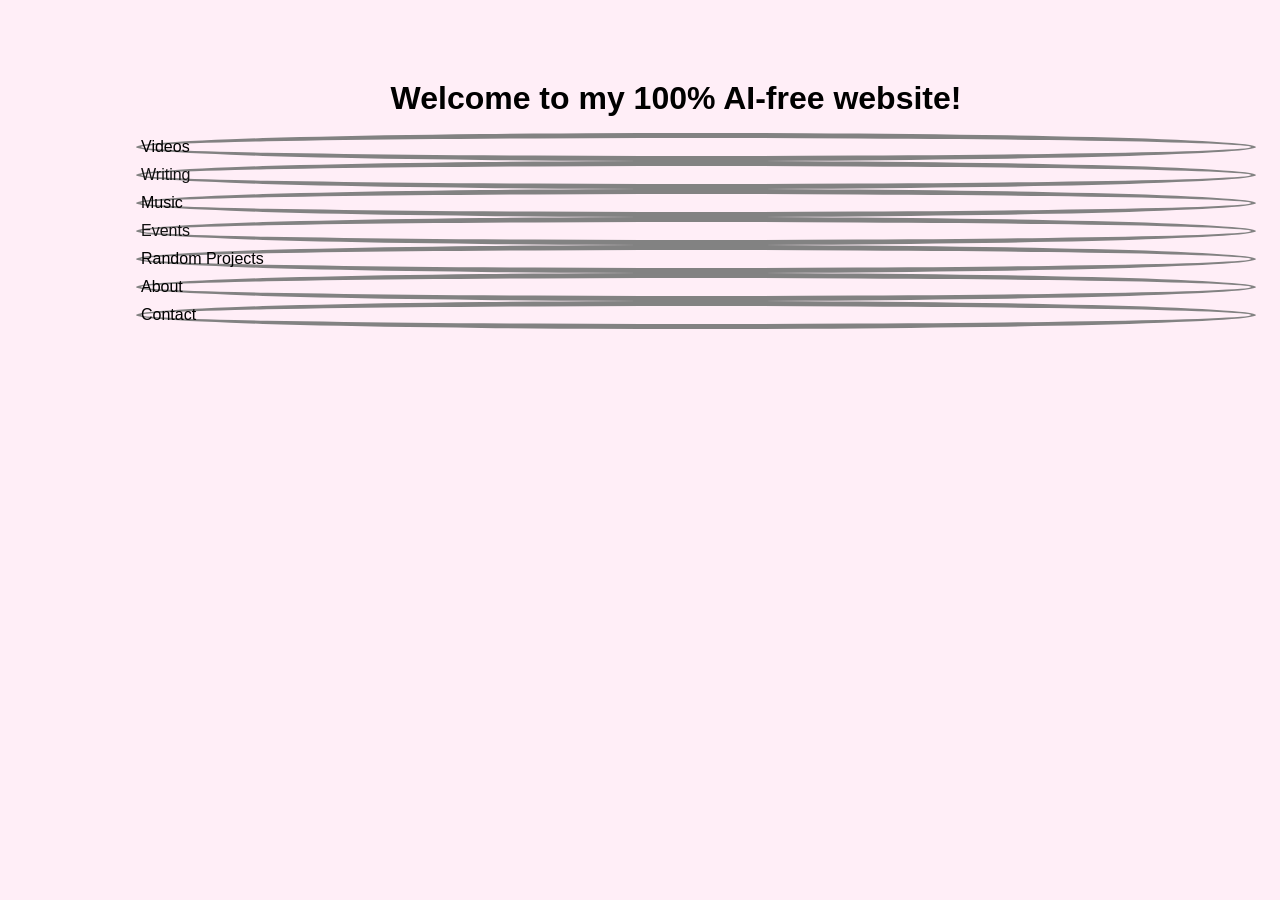
<file: index.html>
<!DOCTYPE html>
<html>
  <head>
    <title>God's Playground</title>

    <link rel="stylesheet" href="styles/general.css">
    <link rel="stylesheet" href="styles/header.css">
  </head>
  <body>
    <h1>Welcome to my 100% AI-free website!</h1>
    
    <ul>
      <li>Videos</li>
      <li><a href="https://medium.com/@deaurevoir" target="_blank">Writing</a></li>
      <li>Music</li>
      <li><a href="pages/cos/about.html" target="_self">Events</a></li>
      <li>Random Projects</li>
      <li>About</li>
      <li>Contact</li>
    </ul>

   
  </body>
</html>
</file>
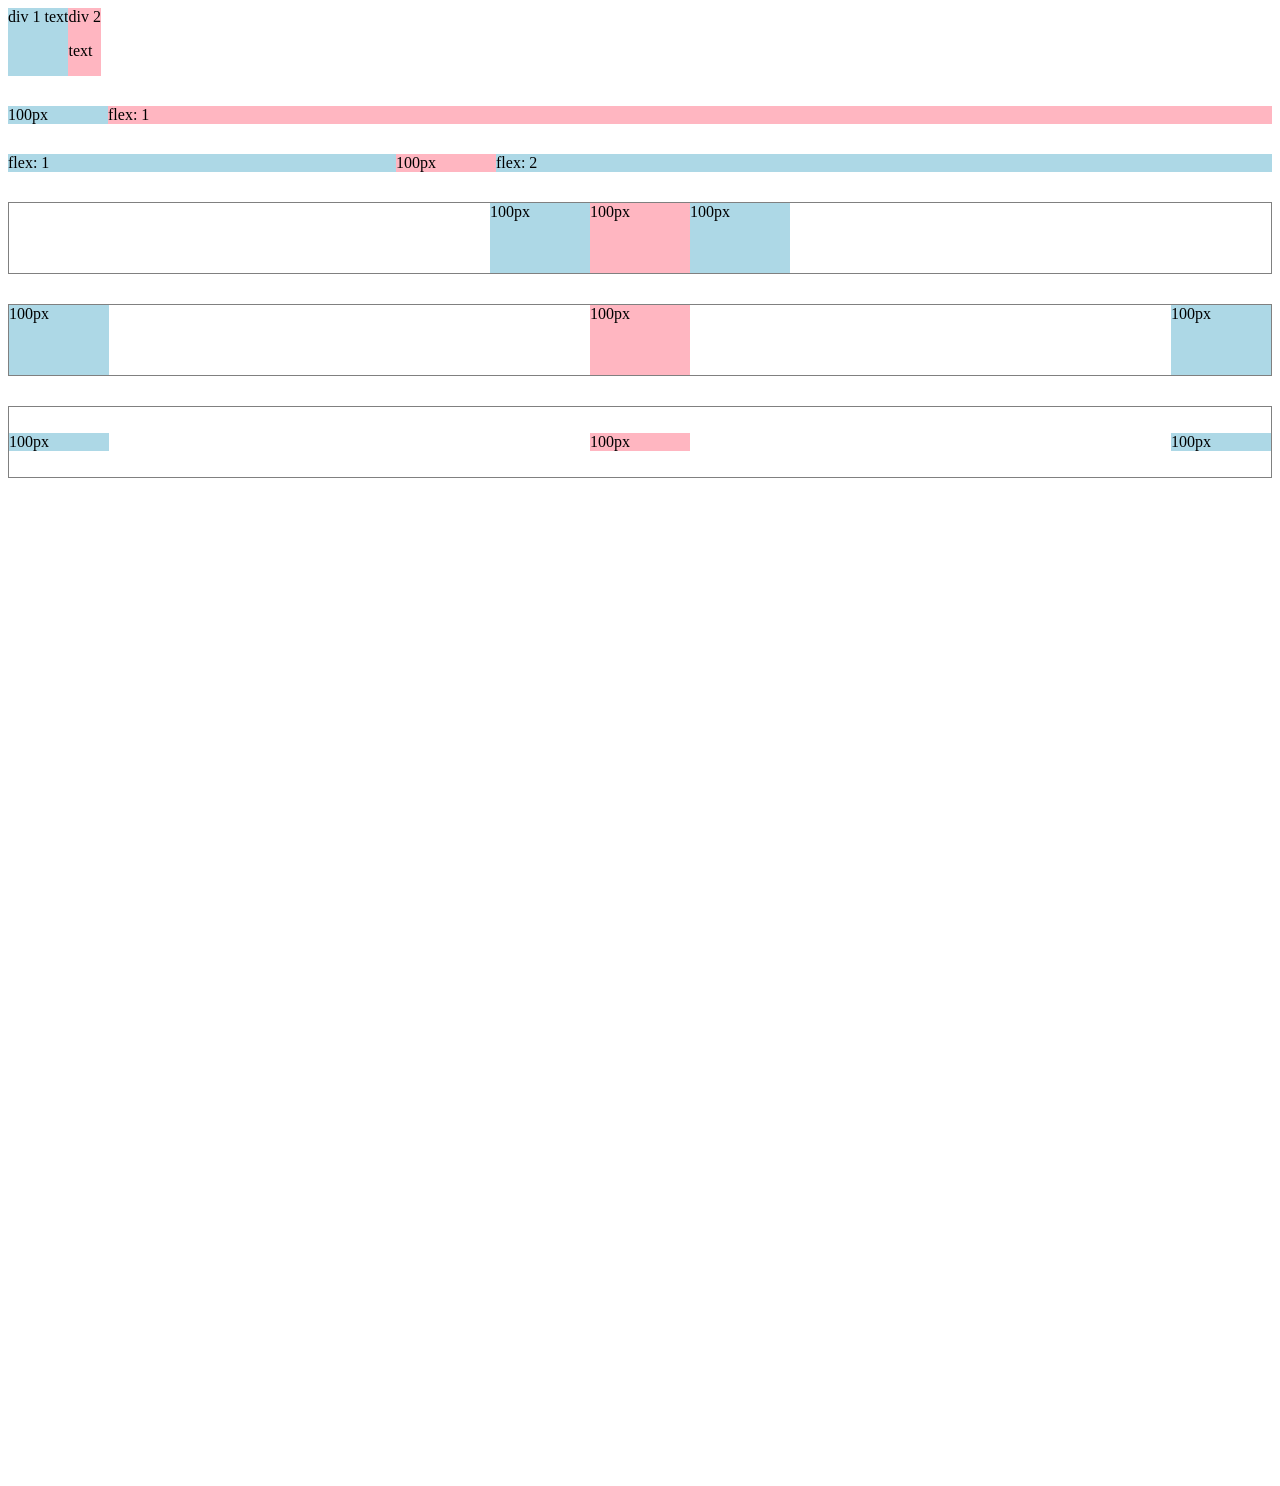
<file: flexbox.html>
<!DOCTYPE html>
<html>
  <head>
    <title>Flexbox Practice</title>
  </head>
  <body style="padding-bottom: 1000px;">
    <div style="
      display: flex;
      flex-direction: row;
    ">
      <div style="background-color: lightblue;">div 1 text</div>
      <div style="background-color: lightpink;">div 2 <p>text</p></div>
    </div>

    <div style="
      margin-top: 30px;
      display: flex;
      flex-direction: row;
    ">
      <div style="
        background-color: lightblue;
        width: 100px;
      ">100px</div>
      <div style="
        background-color: lightpink;
        flex: 1;
      ">flex: 1</div>
    </div>

    <div style="
      margin-top: 30px;
      display: flex;
      flex-direction: row;
    ">
      <div style="
        background-color: lightblue;
        flex: 1;
      ">flex: 1</div>
      <div style="
        background-color: lightpink;
        width: 100px;
      ">100px</div>
      <div style="
        background-color: lightblue;
        flex: 2;
      ">flex: 2</div>
    </div>

    <div style="
      margin-top: 30px;
      height: 70px;
      border-width: 1px;
      border-style: solid;
      border-color: gray;

      display: flex;
      flex-direction: row;
      justify-content: center;
    ">
      <div style="
        background-color: lightblue;
        width: 100px;
      ">100px</div>
      <div style="
        background-color: lightpink;
        width: 100px;
      ">100px</div>
      <div style="
        background-color: lightblue;
        width: 100px;
      ">100px</div>
    </div>

    <div style="
      margin-top: 30px;
      height: 70px;
      border-width: 1px;
      border-style: solid;
      border-color: gray;

      display: flex;
      flex-direction: row;
      justify-content: space-between;
    ">
      <div style="
        background-color: lightblue;
        width: 100px;
      ">100px</div>
      <div style="
        background-color: lightpink;
        width: 100px;
      ">100px</div>
      <div style="
        background-color: lightblue;
        width: 100px;
      ">100px</div>
    </div>

    <div style="
      margin-top: 30px;
      height: 70px;
      border-width: 1px;
      border-style: solid;
      border-color: gray;

      display: flex;
      flex-direction: row;
      justify-content: space-between;
      align-items: center;
    ">
      <div style="
        background-color: lightblue;
        width: 100px;
      ">100px</div>
      <div style="
        background-color: lightpink;
        width: 100px;
      ">100px</div>
      <div style="
        background-color: lightblue;
        width: 100px;
      ">100px</div>
    </div>
  </body>
</html>
</file>
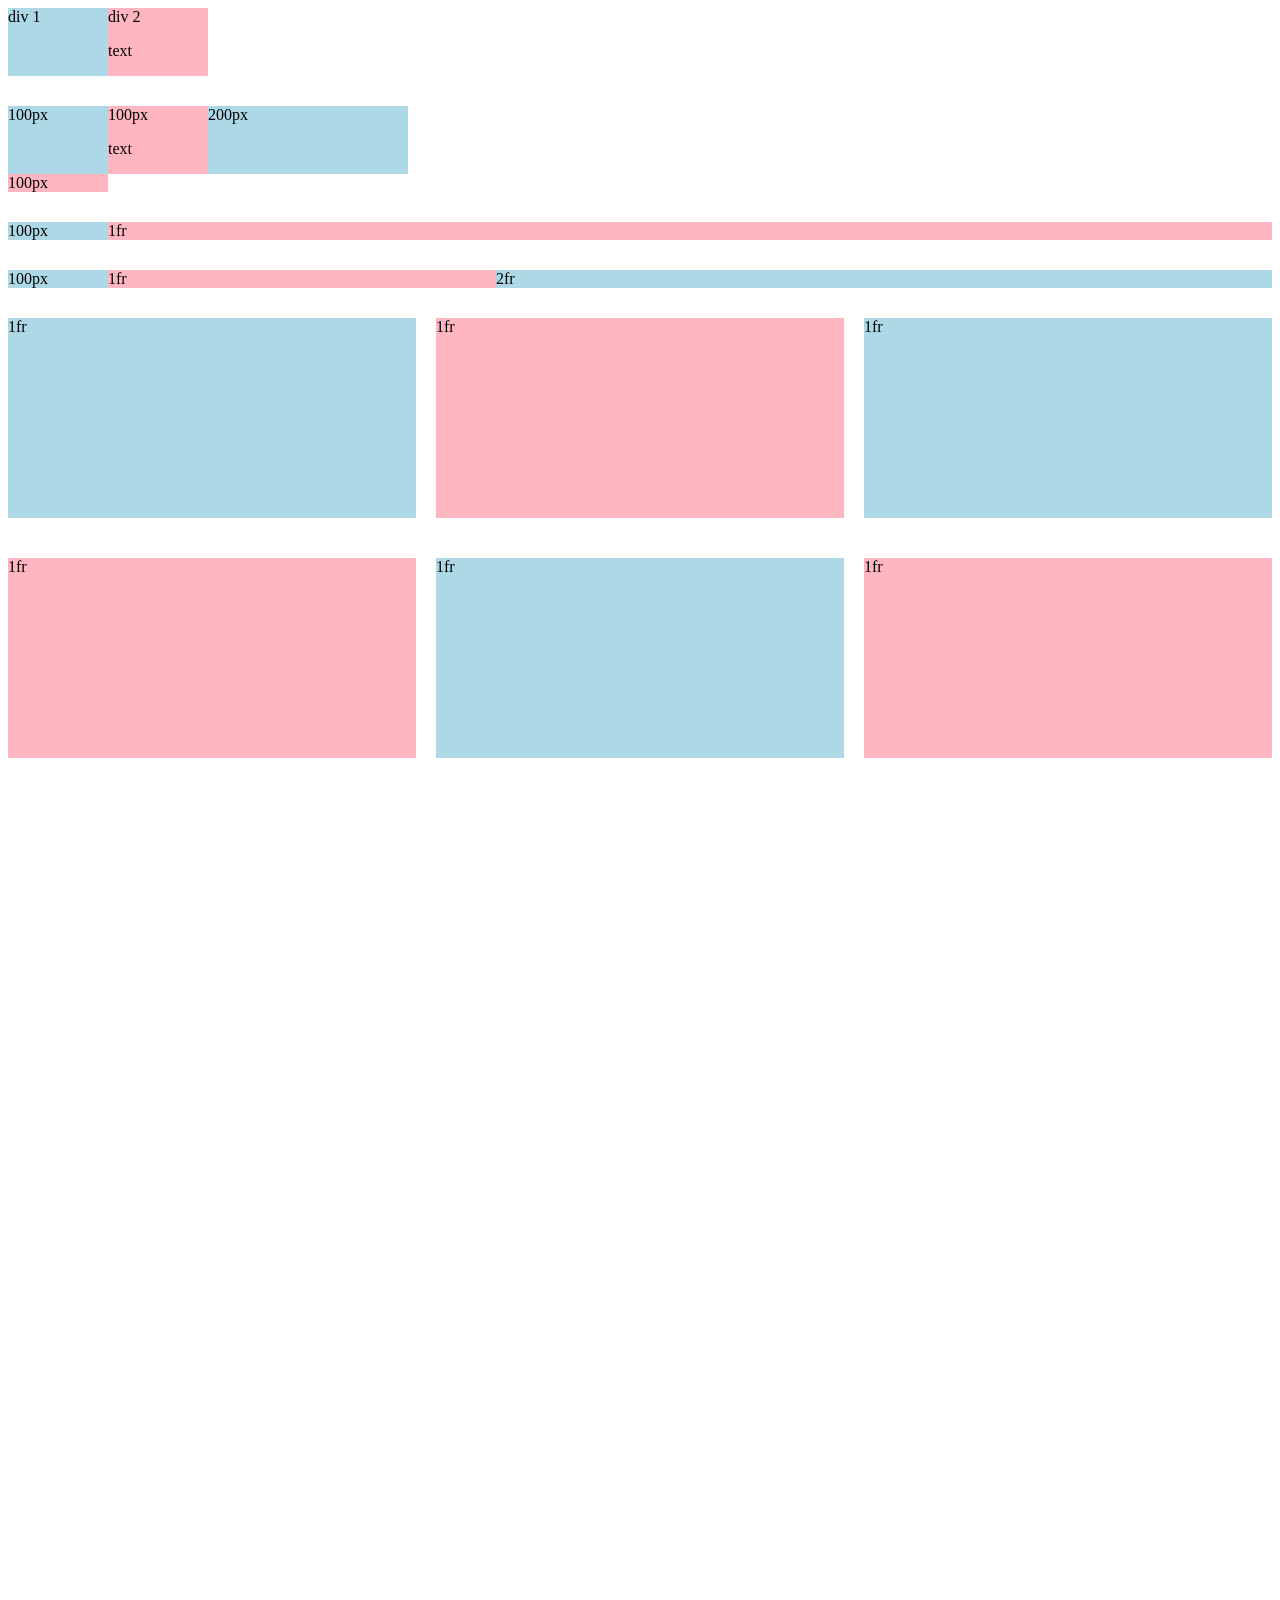
<file: FlyerArchive.html>
<!DOCTYPE html>
<html>
  <head>
    <title>Flyer Archive</title>
  </head>
  <body style="padding-bottom: 1000px;">
    <div style="
      display: grid;
      grid-template-columns: 100px 100px;
    ">
      <div style="background-color: lightblue;">div 1</div>
      <div style="background-color: lightpink;">div 2<p>text</p></div>
    </div>

    <div style="
      margin-top: 30px;
      display: grid;
      grid-template-columns: 100px 100px 200px;
    ">
      <div style="background-color: lightblue;">100px</div>
      <div style="background-color: lightpink;">100px<p>text</p></div>
      <div style="background-color: lightblue;">200px</div>
      <div style="background-color: lightpink;">100px</div>
    </div>

    <div style="
      margin-top: 30px;
      display: grid;
      grid-template-columns: 100px 1fr;
    ">
      <div style="background-color: lightblue;">100px</div>
      <div style="background-color: lightpink;">1fr</div>
    </div>

    <div style="
      margin-top: 30px;
      display: grid;
      grid-template-columns: 100px 1fr 2fr;
    ">
      <div style="background-color: lightblue;">100px</div>
      <div style="background-color: lightpink;">1fr</div>
      <div style="background-color: lightblue;">2fr</div>
    </div>

    <div style="
      margin-top: 30px;
      display: grid;
      grid-template-columns: 1fr 1fr 1fr;
      column-gap: 20px;
      row-gap: 40px;
    ">
      <div style="background-color: lightblue; height: 200px;">1fr</div>
      <div style="background-color: lightpink; height: 200px;">1fr</div>
      <div style="background-color: lightblue; height: 200px;">1fr</div>
      <div style="background-color: lightpink; height: 200px;">1fr</div>
      <div style="background-color: lightblue; height: 200px;">1fr</div>
      <div style="background-color: lightpink; height: 200px;">1fr</div>
    </div>
  </body>
</html>
</file>
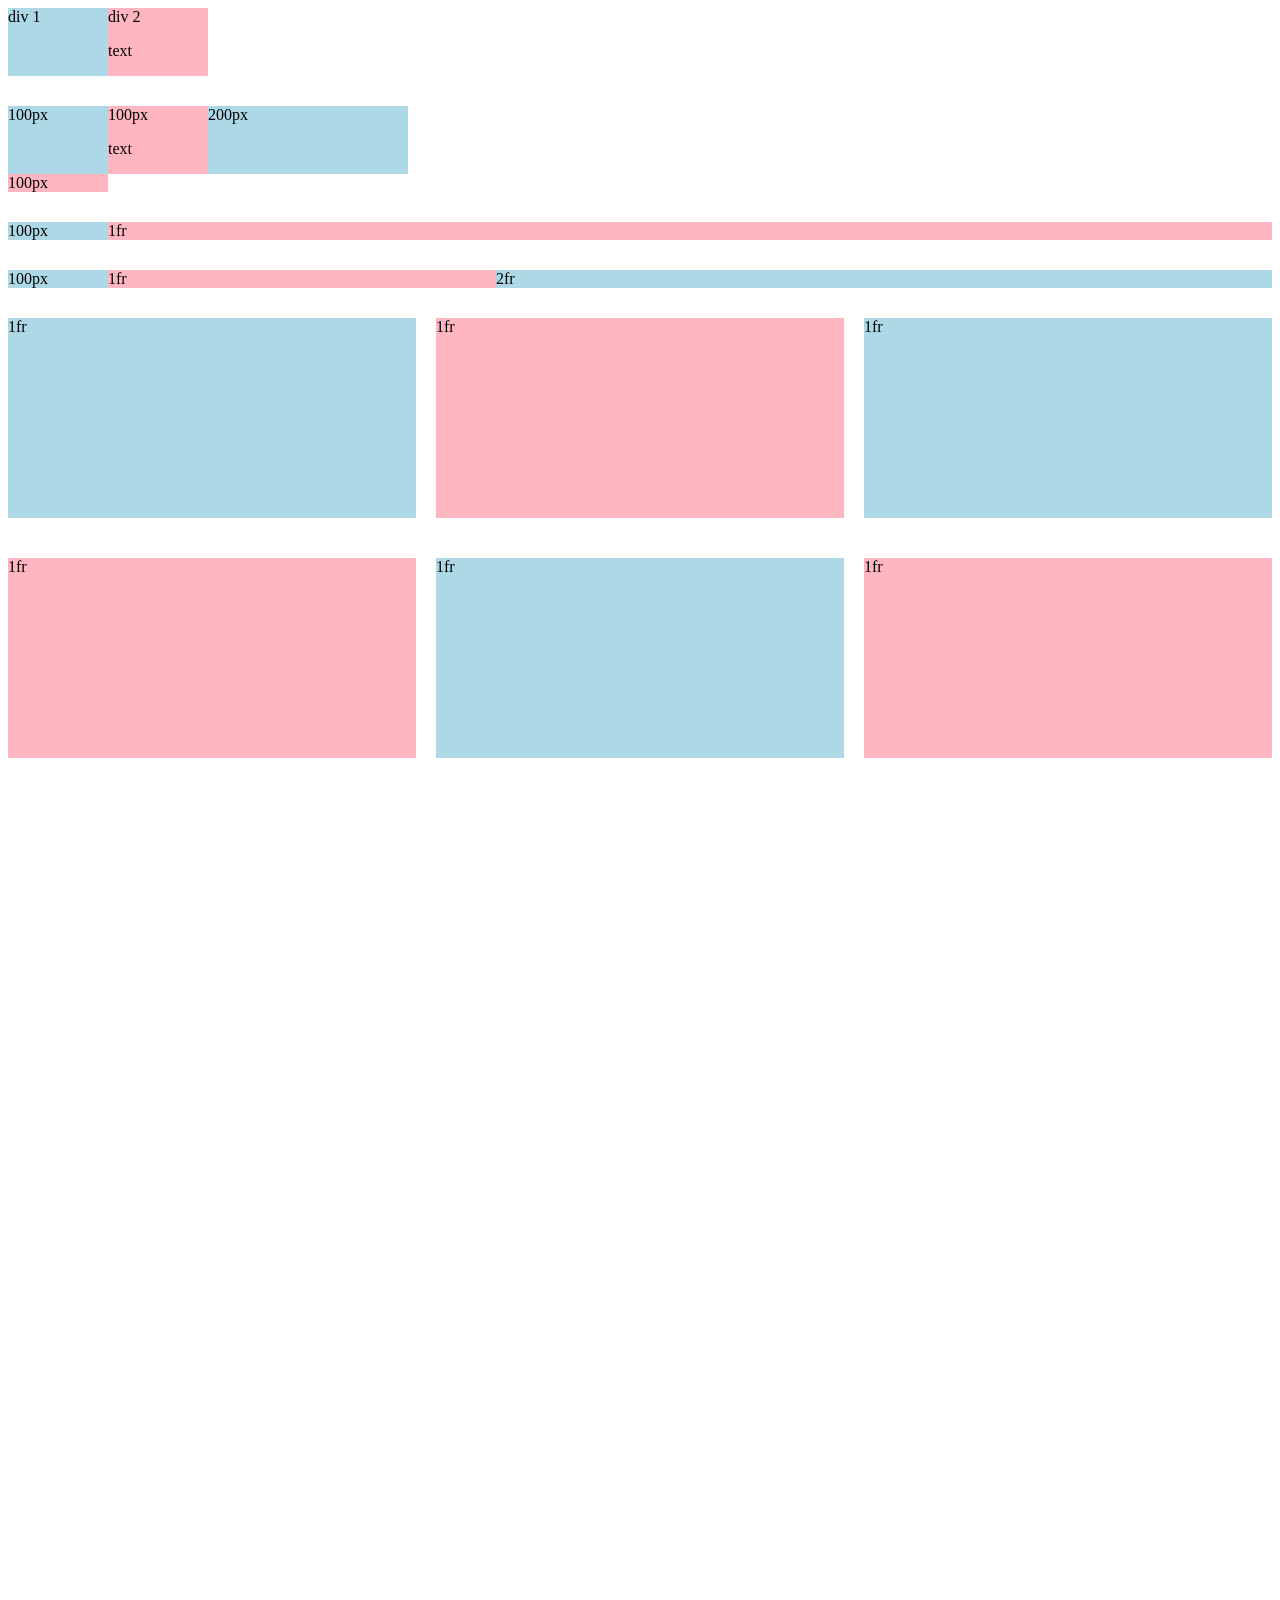
<file: grid.html>
<!DOCTYPE html>
<html>
  <head>
    <title>Grid Practice</title>
  </head>
  <body style="padding-bottom: 1000px;">
    <div style="
      display: grid;
      grid-template-columns: 100px 100px;
    ">
      <div style="background-color: lightblue;">div 1</div>
      <div style="background-color: lightpink;">div 2<p>text</p></div>
    </div>

    <div style="
      margin-top: 30px;
      display: grid;
      grid-template-columns: 100px 100px 200px;
    ">
      <div style="background-color: lightblue;">100px</div>
      <div style="background-color: lightpink;">100px<p>text</p></div>
      <div style="background-color: lightblue;">200px</div>
      <div style="background-color: lightpink;">100px</div>
    </div>

    <div style="
      margin-top: 30px;
      display: grid;
      grid-template-columns: 100px 1fr;
    ">
      <div style="background-color: lightblue;">100px</div>
      <div style="background-color: lightpink;">1fr</div>
    </div>

    <div style="
      margin-top: 30px;
      display: grid;
      grid-template-columns: 100px 1fr 2fr;
    ">
      <div style="background-color: lightblue;">100px</div>
      <div style="background-color: lightpink;">1fr</div>
      <div style="background-color: lightblue;">2fr</div>
    </div>

    <div style="
      margin-top: 30px;
      display: grid;
      grid-template-columns: 1fr 1fr 1fr;
      column-gap: 20px;
      row-gap: 40px;
    ">
      <div style="background-color: lightblue; height: 200px;">1fr</div>
      <div style="background-color: lightpink; height: 200px;">1fr</div>
      <div style="background-color: lightblue; height: 200px;">1fr</div>
      <div style="background-color: lightpink; height: 200px;">1fr</div>
      <div style="background-color: lightblue; height: 200px;">1fr</div>
      <div style="background-color: lightpink; height: 200px;">1fr</div>
    </div>
  </body>
</html>
</file>
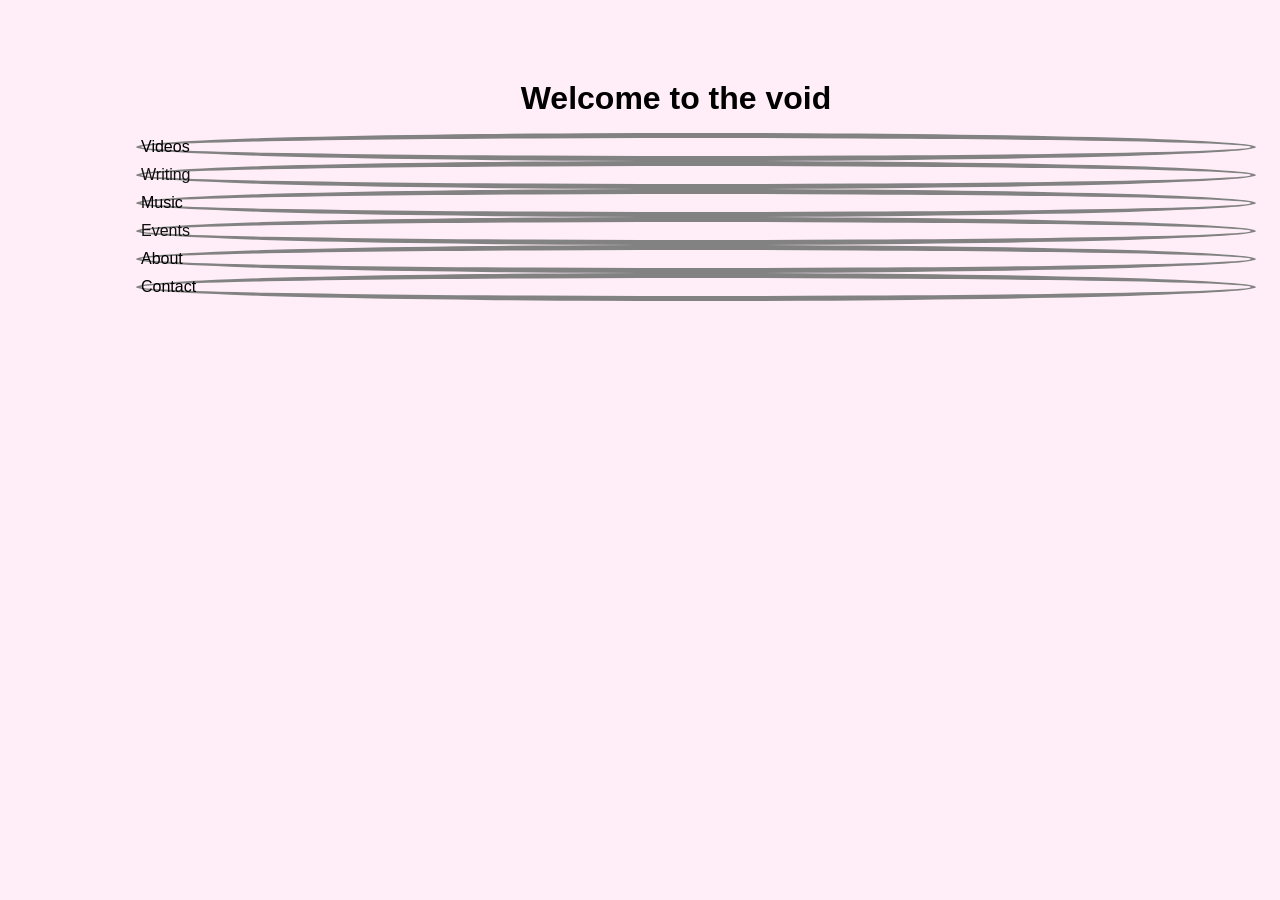
<file: home.html>
<!DOCTYPE html>
<html>
  <head>
    <title>God's Playground</title>

    <link rel="stylesheet" href="styles/general.css">
    <link rel="stylesheet" href="styles/header.css">
  </head>
  <body>
    <h1>Welcome to the void</h1>
    <ul>
      <li>Videos</li>
      <li><a href="https://medium.com/@deaurevoir" target="_blank">Writing</a></li>
      <li>Music</li>
      <li><a href="FlyerArchive.html" target="_blank">Events</a></li>
      <li>About</li>
      <li>Contact</li>
    </ul>
  </body>
</html>
</file>
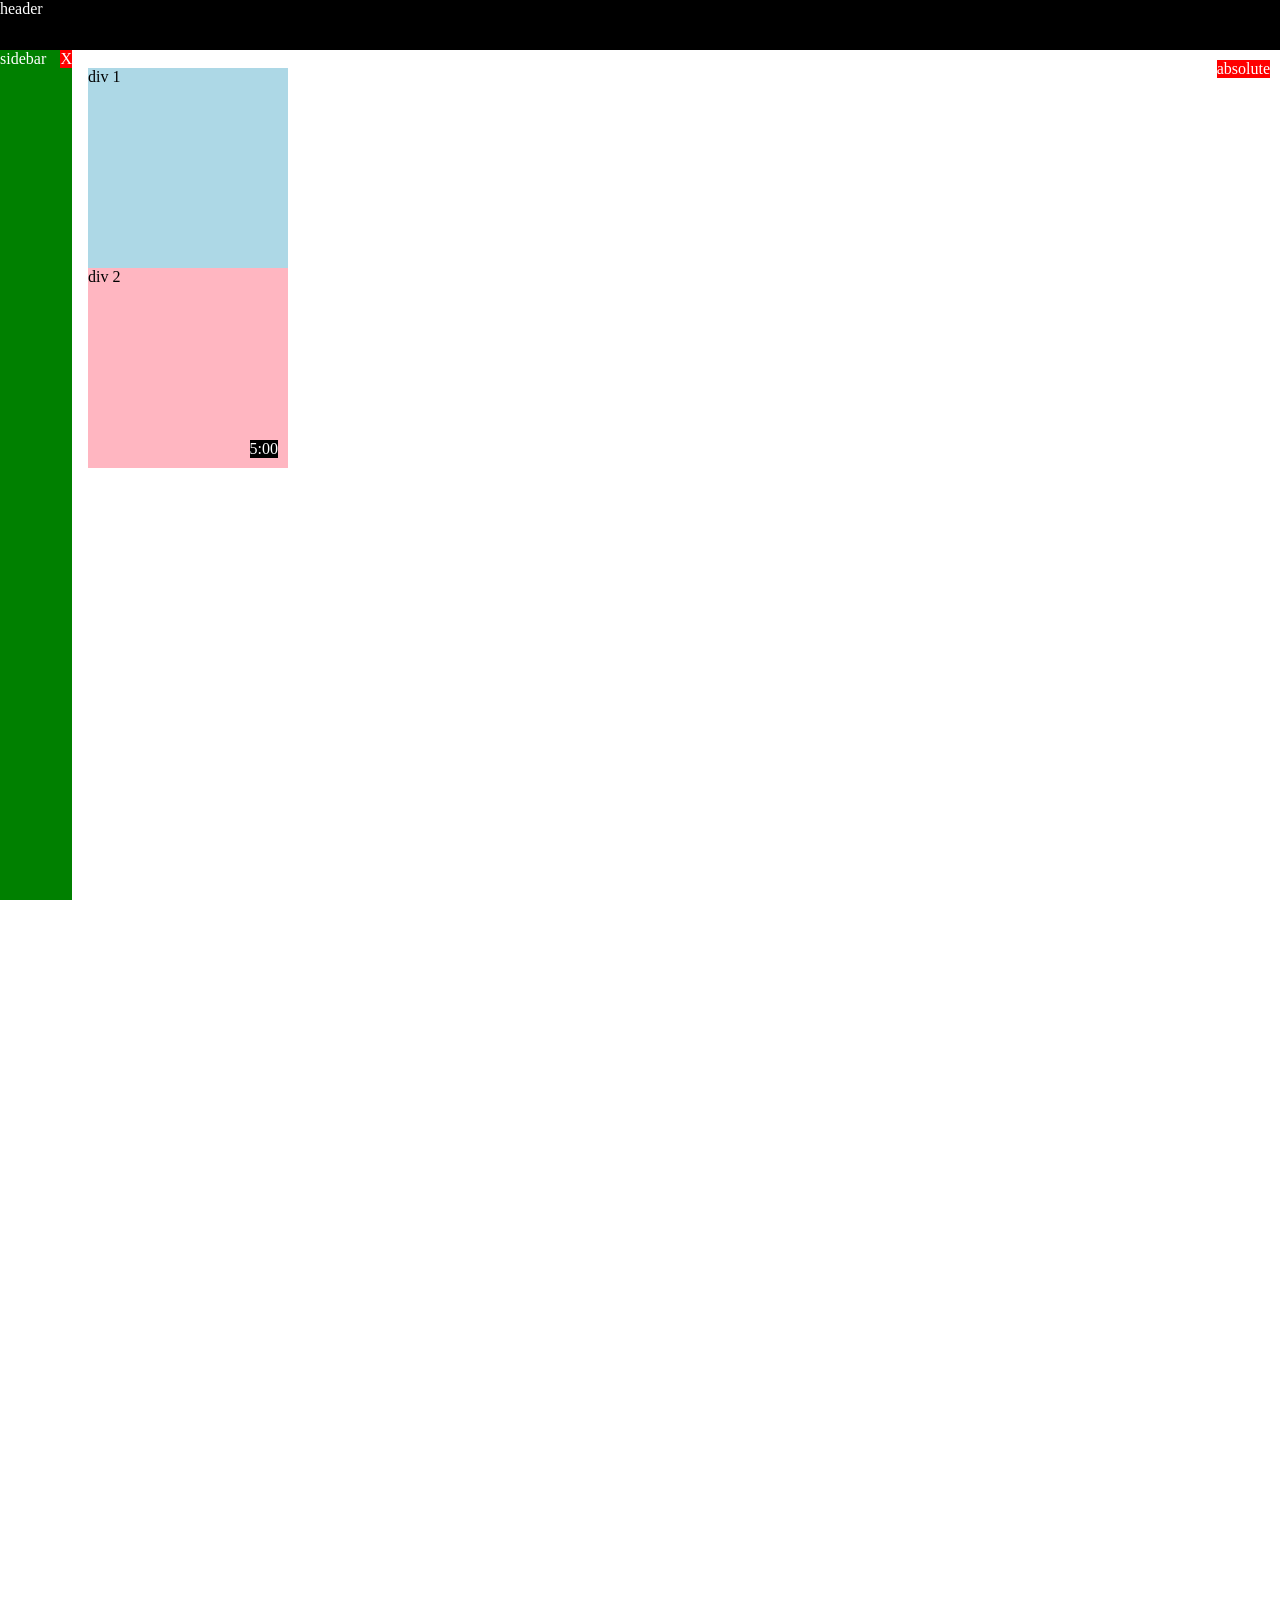
<file: position.html>
<!DOCTYPE html>
<html>
  <head>
    <title>Position Practice</title>
  </head>
  <body style="
    height: 3000px;
    padding-top: 60px;
    padding-left: 80px;
  ">
    <div style="
      background-color: black;
      color: white;
      position: fixed;
      top: 0;
      left: 0;
      right: 0;
      height: 50px;
      z-index: 100;
    ">header</div>

    <div style="
      background-color: green;
      color: white;
      position: fixed;
      left: 0;
      bottom: 0;
      top: 50px;
      width: 72px;
    ">
      sidebar
      <div style="
        position: absolute;
        background-color: red;
        color: white;
        top: 0;
        right: 0;
      ">
        X
      </div>
    </div>

    <div style="
      position: absolute;
      background-color: red;
      color: white;
      top: 60px;
      right: 10px;
    ">
      absolute
    </div>

    <div style="
      background-color: lightblue;
      height: 200px;
      width: 200px;
      position: static;
    ">div 1</div>
    <div style="
      background-color: lightpink;
      height: 200px;
      width: 200px;
      position: relative;
    ">
      div 2
      <div style="
        position: absolute;
        background-color: black;
        color: white;
        bottom: 10px;
        right: 10px;
      ">
        5:00
      </div>
    </div>

  </body>
</html>
</file>
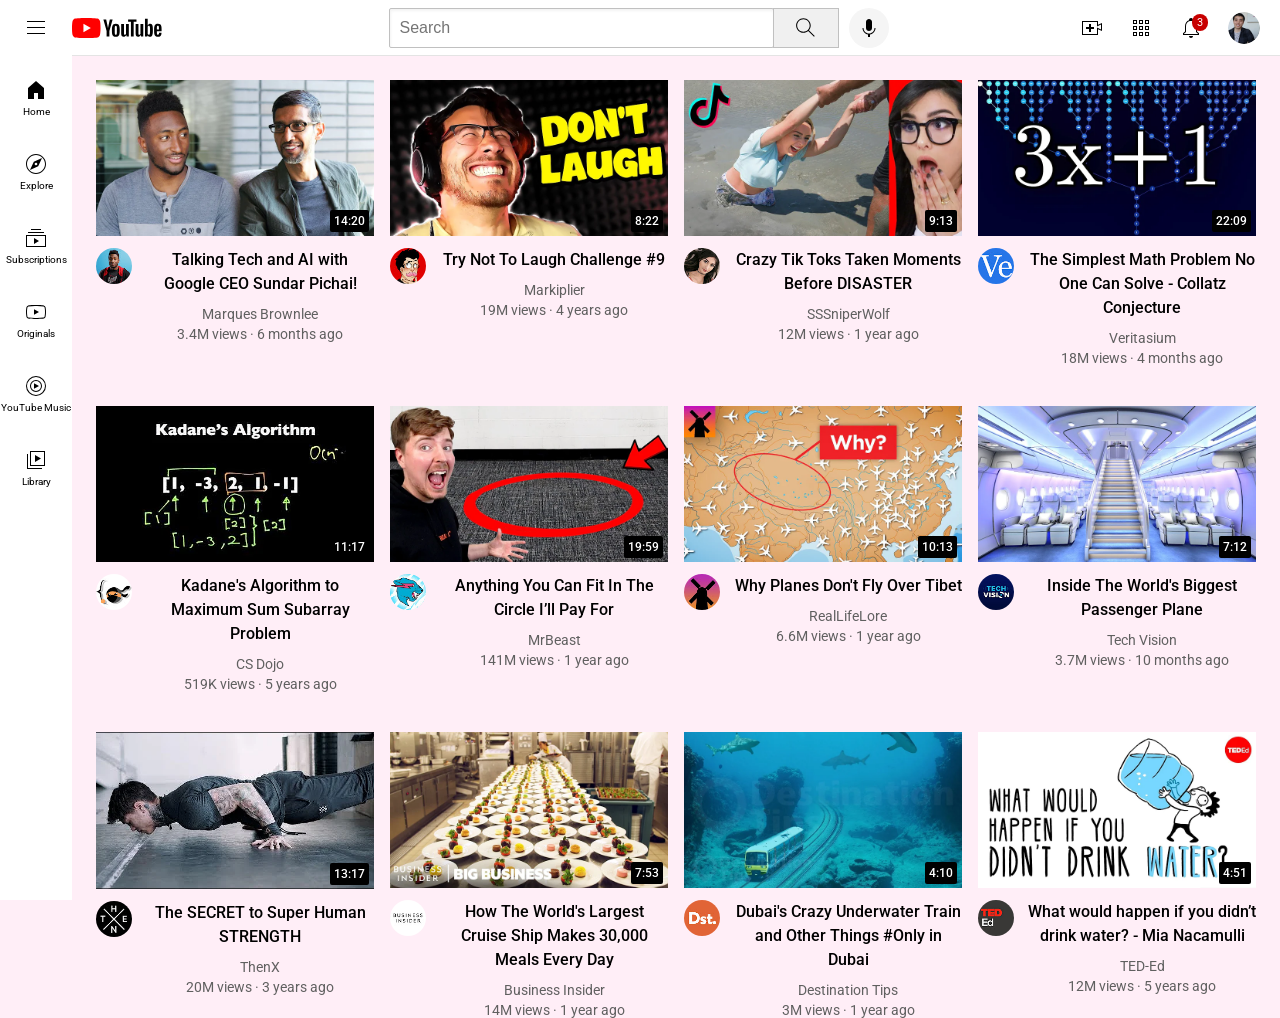
<file: youtube.html>
<!DOCTYPE html>
<html>
  <head>
    <title>YouTube.com Clone</title>

    <link rel="preconnect" href="https://fonts.googleapis.com">
    <link rel="preconnect" href="https://fonts.gstatic.com" crossorigin>
    <link href="https://fonts.googleapis.com/css2?family=Roboto:wght@400;500;700&display=swap" rel="stylesheet">

    <link rel="stylesheet" href="styles/general.css">
    <link rel="stylesheet" href="styles/header.css">
    <link rel="stylesheet" href="styles/video.css">
    <link rel="stylesheet" href="styles/sidebar.css">
  </head>
  <body>
    <header class="header">
      <div class="left-section">
        <img class="hamburger-menu" src="icons/hamburger-menu.svg">
        <img class="youtube-logo" src="icons/youtube-logo.svg">
      </div>
      <div class="middle-section">
        <input class="search-bar" type="text" placeholder="Search">
        <button class="search-button">
          <img class="search-icon" src="icons/search.svg">
          <div class="tooltip">Search</div>
        </button>
        <!-- Put position absolute inside position relative -->
        <button class="voice-search-button">
          <img class="voice-search-icon" src="icons/voice-search-icon.svg">
          <div class="tooltip">Search with your voice</div>
        </button>
      </div>
      <div class="right-section">
        <div class="upload-icon-container">
          <img class="upload-icon" src="icons/upload.svg">
          <div class="tooltip">Create</div>
        </div>
        <div class="youtube-apps-icon-container">
          <img class="youtube-apps-icon" src="icons/youtube-apps.svg">
          <div class="tooltip">YouTube Apps</div>
        </div>
        <div class="notifications-icon-container">
          <img class="notifications-icon" src="icons/notifications.svg">
          <div class="notifications-count">3</div>
          <div class="tooltip">Notifications</div>
        </div>
        <img class="current-user-picture" src="channel-pictures/my-channel.jpeg">
      </div>
    </header>

    <nav class="sidebar">
      <div class="sidebar-link">
        <img src="icons/home.svg">
        <div>Home</div>
      </div>
      <div class="sidebar-link">
        <img src="icons/explore.svg">
        <div>Explore</div>
      </div>
      <div class="sidebar-link">
        <img src="icons/subscriptions.svg">
        <div>Subscriptions</div>
      </div>
      <div class="sidebar-link">
        <img src="icons/originals.svg">
        <div>Originals</div>
      </div>
      <div class="sidebar-link">
        <img src="icons/youtube-music.svg">
        <div>YouTube Music</div>
      </div>
      <div class="sidebar-link">
        <img src="icons/library.svg">
        <div>Library</div>
      </div>
    </nav>

    <main>
      <section class="video-grid">
        <div class="video-preview">
          <div class="thumbnail-row">
            <img class="thumbnail" src="thumbnails/thumbnail-1.webp">
            <div class="video-time">14:20</div>
          </div>
          <div class="video-info-grid">
            <div class="channel-picture">
              <img class="profile-picture" src="channel-pictures/channel-1.jpeg">
            </div>
            <div class="video-info">
              <p class="video-title">
                Talking Tech and AI with Google CEO Sundar Pichai!
              </p>
              <p class="video-author">
                Marques Brownlee
              </p>
              <p class="video-stats">
                3.4M views &#183; 6 months ago
              </p>
            </div>
          </div>
        </div>

        <div class="video-preview">
          <div class="thumbnail-row">
            <img class="thumbnail" src="thumbnails/thumbnail-2.webp">
            <div class="video-time">8:22</div>
          </div>
          <div class="video-info-grid">
            <div class="channel-picture">
              <img class="profile-picture" src="channel-pictures/channel-2.jpeg">
            </div>
            <div class="video-info">
              <p class="video-title">
                Try Not To Laugh Challenge #9
              </p>
              <p class="video-author">
                Markiplier
              </p>
              <p class="video-stats">
                19M views &#183; 4 years ago
              </p>
            </div>
          </div>
        </div>

        <div class="video-preview">
          <div class="thumbnail-row">
            <img class="thumbnail" src="thumbnails/thumbnail-3.webp">
            <div class="video-time">9:13</div>
          </div>
          <div class="video-info-grid">
            <div class="channel-picture">
              <img class="profile-picture" src="channel-pictures/channel-3.jpeg">
            </div>
            <div class="video-info">
              <p class="video-title">
                Crazy Tik Toks Taken Moments Before DISASTER
              </p>
              <p class="video-author">
                SSSniperWolf
              </p>
              <p class="video-stats">
                12M views &#183; 1 year ago
              </p>
            </div>
          </div>
        </div>

        <div class="video-preview">
          <div class="thumbnail-row">
            <img class="thumbnail" src="thumbnails/thumbnail-4.webp">
            <div class="video-time">22:09</div>
          </div>
          <div class="video-info-grid">
            <div class="channel-picture">
              <img class="profile-picture" src="channel-pictures/channel-4.jpeg">
            </div>
            <div class="video-info">
              <p class="video-title">
                The Simplest Math Problem No One Can Solve - Collatz Conjecture
              </p>
              <p class="video-author">
                Veritasium
              </p>
              <p class="video-stats">
                18M views &#183; 4 months ago
              </p>
            </div>
          </div>
        </div>

        <div class="video-preview">
          <div class="thumbnail-row">
            <img class="thumbnail" src="thumbnails/thumbnail-5.webp">
            <div class="video-time">11:17</div>
          </div>
          <div class="video-info-grid">
            <div class="channel-picture">
              <img class="profile-picture" src="channel-pictures/channel-5.jpeg">
            </div>
            <div class="video-info">
              <p class="video-title">
                Kadane's Algorithm to Maximum Sum Subarray Problem
              </p>
              <p class="video-author">
                CS Dojo
              </p>
              <p class="video-stats">
                519K views &#183; 5 years ago
              </p>
            </div>
          </div>
        </div>

        <div class="video-preview">
          <div class="thumbnail-row">
            <img class="thumbnail" src="thumbnails/thumbnail-6.webp">
            <div class="video-time">19:59</div>
          </div>
          <div class="video-info-grid">
            <div class="channel-picture">
              <img class="profile-picture" src="channel-pictures/channel-6.jpeg">
            </div>
            <div class="video-info">
              <p class="video-title">
                Anything You Can Fit In The Circle I’ll Pay For
              </p>
              <p class="video-author">
                MrBeast
              </p>
              <p class="video-stats">
                141M views &#183; 1 year ago
              </p>
            </div>
          </div>
        </div>

        <div class="video-preview">
          <div class="thumbnail-row">
            <img class="thumbnail" src="thumbnails/thumbnail-7.webp">
            <div class="video-time">10:13</div>
          </div>
          <div class="video-info-grid">
            <div class="channel-picture">
              <img class="profile-picture" src="channel-pictures/channel-7.jpeg">
            </div>
            <div class="video-info">
              <p class="video-title">
                Why Planes Don't Fly Over Tibet
              </p>
              <p class="video-author">
                RealLifeLore
              </p>
              <p class="video-stats">
                6.6M views &#183; 1 year ago
              </p>
            </div>
          </div>
        </div>

        <div class="video-preview">
          <div class="thumbnail-row">
            <img class="thumbnail" src="thumbnails/thumbnail-8.webp">
            <div class="video-time">7:12</div>
          </div>
          <div class="video-info-grid">
            <div class="channel-picture">
              <img class="profile-picture" src="channel-pictures/channel-8.jpeg">
            </div>
            <div class="video-info">
              <p class="video-title">
                Inside The World's Biggest Passenger Plane
              </p>
              <p class="video-author">
                Tech Vision
              </p>
              <p class="video-stats">
                3.7M views &#183; 10 months ago
              </p>
            </div>
          </div>
        </div>

        <div class="video-preview">
          <div class="thumbnail-row">
            <img class="thumbnail" src="thumbnails/thumbnail-9.webp">
            <div class="video-time">13:17</div>
          </div>
          <div class="video-info-grid">
            <div class="channel-picture">
              <img class="profile-picture" src="channel-pictures/channel-9.jpeg">
            </div>
            <div class="video-info">
              <p class="video-title">
                The SECRET to Super Human STRENGTH
              </p>
              <p class="video-author">
                ThenX
              </p>
              <p class="video-stats">
                20M views &#183; 3 years ago
              </p>
            </div>
          </div>
        </div>

        <div class="video-preview">
          <div class="thumbnail-row">
            <img class="thumbnail" src="thumbnails/thumbnail-10.webp">
            <div class="video-time">7:53</div>
          </div>
          <div class="video-info-grid">
            <div class="channel-picture">
              <img class="profile-picture" src="channel-pictures/channel-10.jpeg">
            </div>
            <div class="video-info">
              <p class="video-title">
                How The World's Largest Cruise Ship Makes 30,000 Meals Every Day
              </p>
              <p class="video-author">
                Business Insider
              </p>
              <p class="video-stats">
                14M views &#183; 1 year ago
              </p>
            </div>
          </div>
        </div>

        <div class="video-preview">
          <div class="thumbnail-row">
            <img class="thumbnail" src="thumbnails/thumbnail-11.webp">
            <div class="video-time">4:10</div>
          </div>
          <div class="video-info-grid">
            <div class="channel-picture">
              <img class="profile-picture" src="channel-pictures/channel-11.jpeg">
            </div>
            <div class="video-info">
              <p class="video-title">
                Dubai's Crazy Underwater Train and Other Things #Only in Dubai
              </p>
              <p class="video-author">
                Destination Tips
              </p>
              <p class="video-stats">
                3M views &#183; 1 year ago
              </p>
            </div>
          </div>
        </div>

        <div class="video-preview">
          <div class="thumbnail-row">
            <img class="thumbnail" src="thumbnails/thumbnail-12.webp">
            <div class="video-time">4:51</div>
          </div>
          <div class="video-info-grid">
            <div class="channel-picture">
              <img class="profile-picture" src="channel-pictures/channel-12.jpeg">
            </div>
            <div class="video-info">
              <p class="video-title">
                What would happen if you didn’t drink water? - Mia Nacamulli
              </p>
              <p class="video-author">
                TED-Ed
              </p>
              <p class="video-stats">
                12M views &#183; 5 years ago
              </p>
            </div>
          </div>
        </div>
      </section>
    </main>
  </body>
</html>
</file>
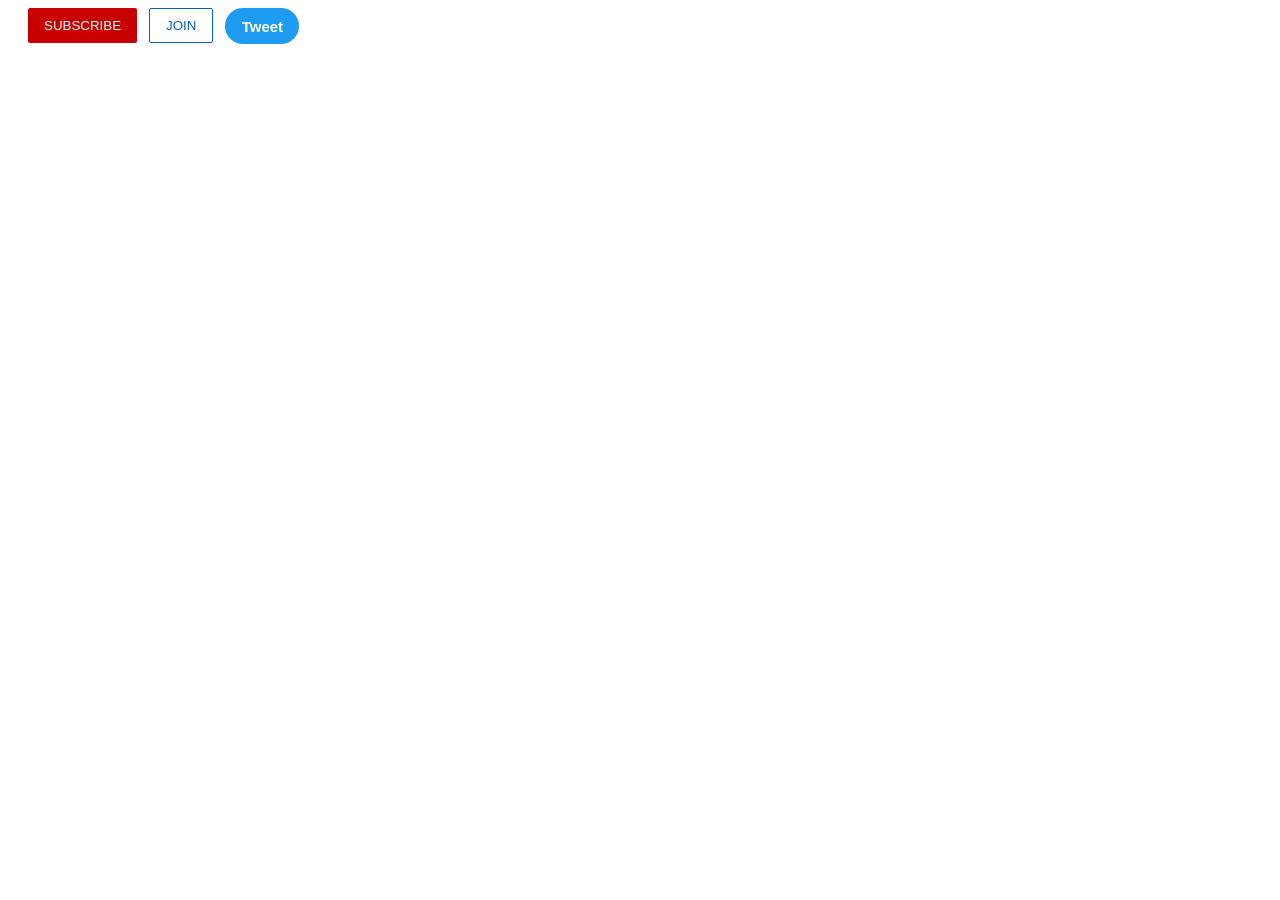
<file: intro-to-html/buttons.html>
<!DOCTYPE html>
<html>
  <head>
    <title>Buttons Practice</title>
    <link rel="stylesheet" href="styles/buttons.css">
  </head>
  <body>
    <button class="subscribe-button">
      SUBSCRIBE
    </button>

    <button class="join-button">
      JOIN
    </button>

    <button class="tweet-button">
      Tweet
    </button>
  </body>
</html>
</file>
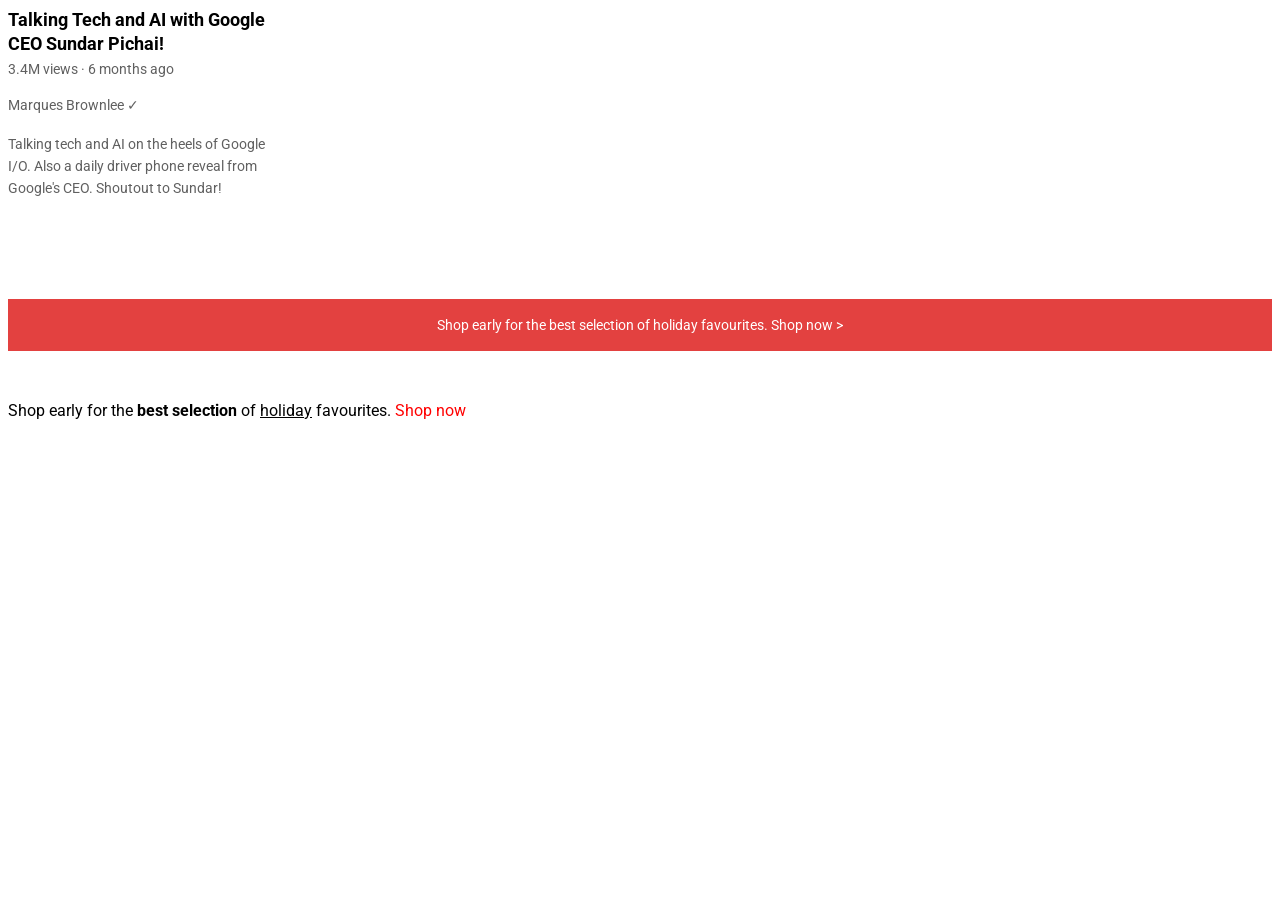
<file: intro-to-html/text.html>
<!DOCTYPE html>
<html>
  <head>
    <title>Text Practice</title>

    <link rel="preconnect" href="https://fonts.googleapis.com">
    <link rel="preconnect" href="https://fonts.gstatic.com" crossorigin>
    <link href="https://fonts.googleapis.com/css2?family=Roboto:wght@400;700&display=swap" rel="stylesheet">

    <link rel="stylesheet" href="styles/text.css">
  </head>
  <body>
    <p class="video-title">
      Talking Tech and AI with Google CEO Sundar Pichai!
    </p>

    <p class="video-stats">
      3.4M views &#183; 6 months ago
    </p>

    <p class="video-author">
      Marques Brownlee &#10003;
    </p>

    <p class="video-description">
      Talking tech and AI on the heels of Google I/O. Also a daily driver phone reveal from Google's CEO. Shoutout to Sundar!
    </p>

    <p class="apple-text">
      Shop early for the best selection of holiday favourites. <span class="shop-link">Shop now &#62;</span>
    </p>

    <p>
      Shop early for the <strong>best selection</strong> of <u>holiday</u> favourites. <span class="span-example">Shop now</span>
    </p>
  </body>
</html>
</file>
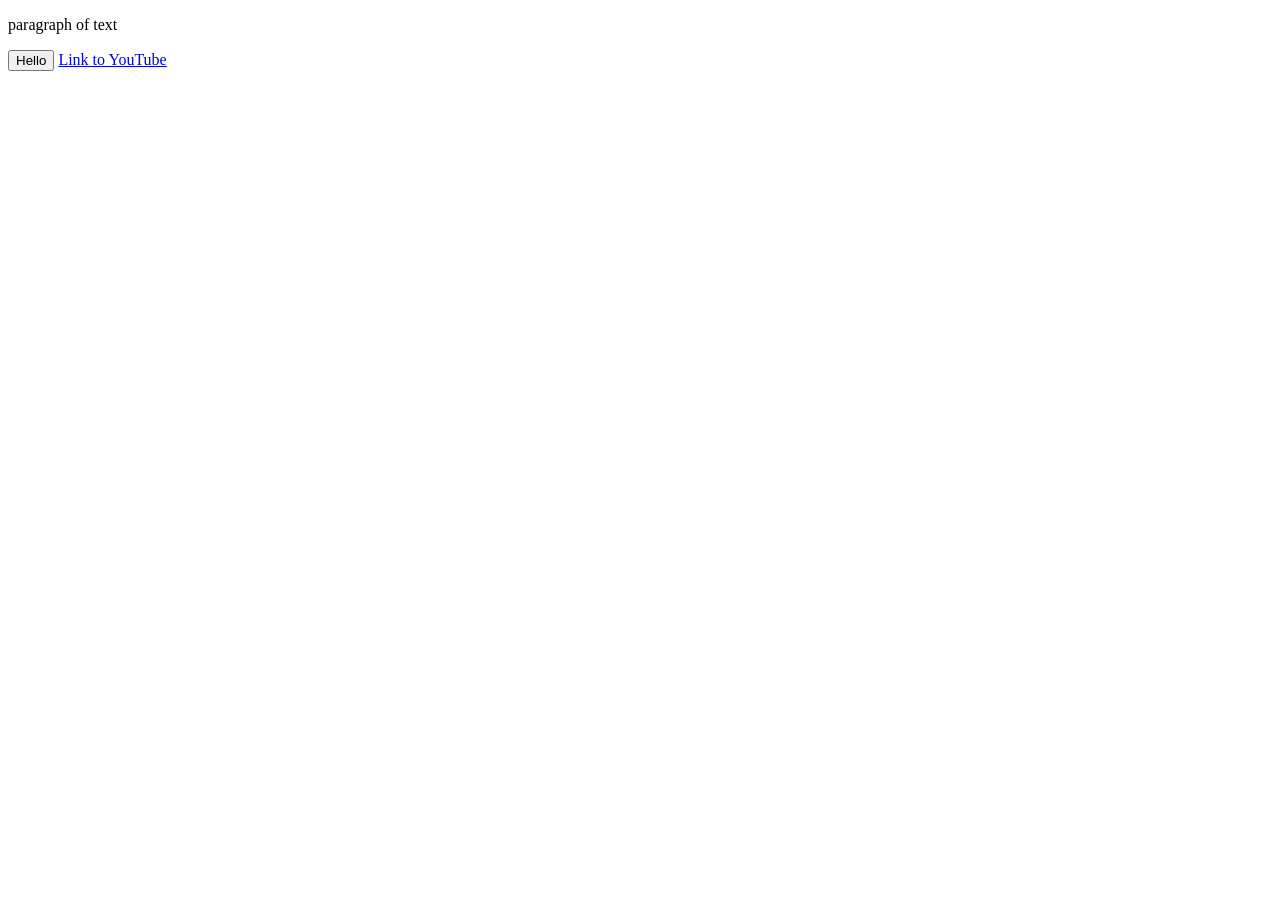
<file: intro-to-html/website.html>
<!DOCTYPE html>
<html>
  <head>
    <title>First Website</title>
  </head>
  <body>
    <p>
      paragraph of text
    </p>

    <button>
      Hello
    </button>

    <a href="https://www.youtube.com/" target="blank">
      Link to YouTube
    </a>
  </body>
</html>
</file>
<file: styles/general.css>
body {
  background-color: rgb(255, 238, 247);
  font-family: Roboto, Arial;
  margin: 0;
  padding-top: 80px;
  padding-left: 96px;
  padding-right: 24px;
     }

.radial-gradient{
  background: radial-gradient(circle cover center, #FFF7EE, #EEFFF0);
}

.row {
  display: flex;
  flex-wrap: wrap;
  padding: 0 4px;
}

/* Create four equal columns that sits next to each other */
.column {
  flex: 25%;
  max-width: 25%;
  padding: 0 4px;
}

.column img {
  margin-top: 8px;
  vertical-align: middle;
  width: 100%;
}

/* Responsive layout - makes a two column-layout instead of four columns */
@media screen and (max-width: 800px) {
  .column {
    flex: 50%;
    max-width: 50%;
  }
}

/* Responsive layout - makes the two columns stack on top of each other instead of next to each other */
@media screen and (max-width: 600px) {
  .column {
    flex: 100%;
    max-width: 100%;
  }
}

p {
  text-align: center;
  margin: 0;
}

a {
  text-decoration: none;
}

h1 {
  text-align: center;
  margin: auto;
}

div.container {
  text-align: center;
}

  ul li { 
    list-style-position: inside; 
    display: block; 
    max-width: 100%; 
    border-radius: 50%;
    filter: grayscale(100%);
    border: solid 5px tomato;
    transition: .15s;
     
    &:hover {
      filter: grayscale(0);
    }
  }
}
</file>
<file: styles/header.css>
.header {
  height: 55px;

  display: flex;
  flex-direction: row;
  justify-content: space-between;

  position: fixed;
  top: 0;
  left: 0;
  right: 0;
  z-index: 100;

  background-color: white;
  border-bottom-width: 1px;
  border-bottom-style: solid;
  border-bottom-color: rgb(228, 228, 228);
}

.left-section {
  display: flex;
  align-items: center;
}

.hamburger-menu {
  height: 24px;
  margin-left: 24px;
  margin-right: 24px;
}

.youtube-logo {
  height: 20px;
}

.middle-section {
  flex: 1;
  margin-left: 70px;
  margin-right: 35px;
  max-width: 500px;
  display: flex;
  align-items: center;
}

.search-bar {
  flex: 1;
  height: 36px;
  padding-left: 10px;
  font-size: 16px;
  border: 1px solid rgb(192, 192, 192);
  border-radius: 2px;
  box-shadow: inset 1px 2px 3px rgba(0, 0, 0, 0.05);
  width: 0;
}

.search-bar::placeholder {
  font-size: 16px;
}

.search-button {
  height: 40px;
  width: 66px;
  background-color: rgb(240, 240, 240);
  border-width: 1px;
  border-style: solid;
  border-color: rgb(192, 192, 192);
  margin-left: -1px;
  margin-right: 10px;
}

.search-button,
.voice-search-button,
.upload-icon-container {
  display: flex;
  justify-content: center;
  align-items: center;
  position: relative;
}

.search-button .tooltip,
.voice-search-button .tooltip,
.upload-icon-container .tooltip {
  position: absolute;
  background-color: gray;
  color: white;
  padding-top: 4px;
  padding-bottom: 4px;
  padding-left: 8px;
  padding-right: 8px;
  border-radius: 2px;
  font-size: 12px;
  bottom: -30px;
  opacity: 0;
  transition: opacity 0.15s;
  pointer-events: none;
  white-space: nowrap;
}

.search-button:hover .tooltip,
.voice-search-button:hover .tooltip,
.upload-icon-container:hover .tooltip {
  opacity: 1;
}

.search-icon {
  height: 25px;
}

.voice-search-button {
  height: 40px;
  width: 40px;
  border-radius: 20px;
  border: none;
  background-color: rgb(245, 245, 245);
}

.voice-search-icon {
  height: 24px;
}

.right-section {
  width: 180px;
  margin-right: 20px;
  display: flex;
  align-items: center;
  justify-content: space-between;
  flex-shrink: 0;
}

.upload-icon {
  height: 24px;
}

.youtube-apps-icon {
  height: 24px;
}

.notifications-icon {
  height: 24px;
}

.notifications-icon-container {
  position: relative;
}

.notifications-count {
  position: absolute;
  top: -2px;
  right: -5px;
  background-color: rgb(200, 0, 0);
  color: white;
  font-size: 11px;
  padding-left: 5px;
  padding-right: 5px;
  padding-top: 2px;
  padding-bottom: 2px;
  border-radius: 10px;
}

.current-user-picture {
  height: 32px;
  border-radius: 16px;
}

.search-button,
.voice-search-button,
.upload-icon-container,
.youtube-apps-icon-container,
.notifications-icon-container {
  display: flex;
  justify-content: center;
  align-items: center;
  position: relative;
  cursor: pointer;
}

.search-button .tooltip,
.voice-search-button .tooltip,
.upload-icon-container .tooltip,
.youtube-apps-icon-container .tooltip,
.notifications-icon-container .tooltip {
  font-family: Roboto, Arial;
  position: absolute;
  background-color: gray;
  color: white;
  padding-top: 4px;
  padding-bottom: 4px;
  padding-left: 8px;
  padding-right: 8px;
  border-radius: 2px;
  font-size: 12px;
  bottom: -30px;
  opacity: 0;
  transition: opacity 0.15s;
  pointer-events: none;
  white-space: nowrap;
}

.search-button:hover .tooltip,
.voice-search-button:hover .tooltip,
.upload-icon-container:hover .tooltip,
.youtube-apps-icon-container:hover .tooltip,
.notifications-icon-container:hover .tooltip {
  opacity: 1;
}
</file>
<file: styles/video.css>
.thumbnail {
  width: 100%;
}

.video-title {
  margin-top: 0;
  font-size: 14px;
  font-weight: 500;
  line-height: 20px;
  margin-bottom: 10px;
}

.video-info-grid {
  display: grid;
  grid-template-columns: 50px 1fr;
}

.profile-picture {
  width: 36px;
  border-radius: 50px;
}

.thumbnail-row {
  margin-bottom: 8px;
  position: relative;
}

.video-author,
.video-stats {
  font-size: 12px;
  color: rgb(96, 96, 96);
}

.video-author {
  margin-bottom: 4px;
}

@media (min-width: 1000px) {
  .video-title {
    font-size: 16px;
    line-height: 24px;
  }
}

@media (min-width: 1000px) {
  .video-author,
  .video-stats {
    font-size: 14px;
  }
}

.video-grid {
  display: grid;
  grid-template-columns: 1fr 1fr 1fr;
  column-gap: 16px;
  row-gap: 40px;
}

@media (max-width: 750px) {
  .video-grid {
    grid-template-columns: 1fr 1fr;
  }
}

@media (min-width: 751px) and (max-width: 999px) {
  .video-grid {
    grid-template-columns: 1fr 1fr 1fr;
  }
}

@media (min-width: 1000px) {
  .video-grid {
    grid-template-columns: 1fr 1fr 1fr 1fr;
  }
}

.video-time {
  font-size: 12px;
  font-weight: 500;
  padding: 4px;
  border-radius: 2px;
  background-color: black;
  color: white;
  position: absolute;
  bottom: 8px;
  right: 5px;
}
</file>
<file: styles/sidebar.css>
.sidebar {
  position: fixed;
  left: 0;
  bottom: 0;
  top: 55px;
  background-color: white;
  width: 72px;
  z-index: 200;
  padding-top: 5px;
}

.sidebar-link {
  height: 74px;
  display: flex;
  justify-content: center;
  align-items: center;
  flex-direction: column;
  cursor: pointer;
}

.sidebar-link:hover {
  background-color: rgb(235, 235, 235);
}

.sidebar-link img {
  height: 24px;
  margin-bottom: 4px;
}

.sidebar-link div {
  font-size: 10px;
}
</file>
<file: intro-to-html/styles/buttons.css>
.subscribe-button {
  background-color: rgb(200, 0, 0);
  color: white;
  border: none;
  border-radius: 2px;
  cursor: pointer;
  margin-right: 8px;
  margin-left: 20px;
  padding-top: 10px;
  padding-bottom: 10px;
  padding-left: 16px;
  padding-right: 16px;
  transition: opacity 0.15s;
  vertical-align: top;
}

.subscribe-button:hover {
  opacity: 0.8;
}

.subscribe-button:active {
  opacity: 0.5;
}

.join-button {
  background-color: white;
  border-color: rgb(6, 95, 212);
  border-style: solid;
  border-width: 1px;
  color: rgb(6, 95, 212);
  border-radius: 2px;
  cursor: pointer;
  padding-top: 9px;
  padding-bottom: 9px;
  padding-left: 16px;
  padding-right: 16px;

  transition: background-color 0.15s,
    color 0.15s;
}

.join-button:hover {
  background-color: rgb(6, 95, 212);
  color: white;
}

.join-button:active {
  opacity: 0.7;
}

.tweet-button {
  background-color: rgb(29, 155, 240);
  color: white;
  border: none;
  height: 36px;
  width: 74px;
  border-radius: 8px;
  border-radius: 18px;
  font-weight: bold;
  font-size: 15px;
  cursor: pointer;
  margin-left: 8px;
  transition: box-shadow 0.15s;
  vertical-align: top;
}

.tweet-button:hover {
  box-shadow: 5px 5px 10px rgba(0, 0, 0, 0.15);
}
</file>
<file: intro-to-html/styles/text.css>
p {
  font-family: Roboto;
  margin-top: 0;
  margin-bottom: 0;
}

.video-stats {
  font-size: 14px;
  color: rgb(96, 96, 96);
  margin-bottom: 20px;
}

.video-title {
  font-weight: bold;
  font-size: 18px;
  width: 280px;
  line-height: 24px;
  margin-bottom: 5px;
}

.video-author {
  font-size: 14px;
  color: rgb(96, 96, 96);
  margin-bottom: 20px;
}

.video-description {
  font-size: 14px;
  color: rgb(96, 96, 96);
  width: 280px;
  line-height: 22px;
  margin-bottom: 100px;
}

.apple-text {
  margin-bottom: 50px;
  font-size: 14px;
  background-color: rgb(227, 65, 64);
  color: white;
  text-align: center;
  padding-top: 18px;
  padding-bottom: 18px;
}

.span-example {
  color: red;
}

.span-example:hover {
  text-decoration: underline;
}

.shop-link {
  cursor: pointer;
}

.shop-link:hover {
  text-decoration: underline;
}
</file>
